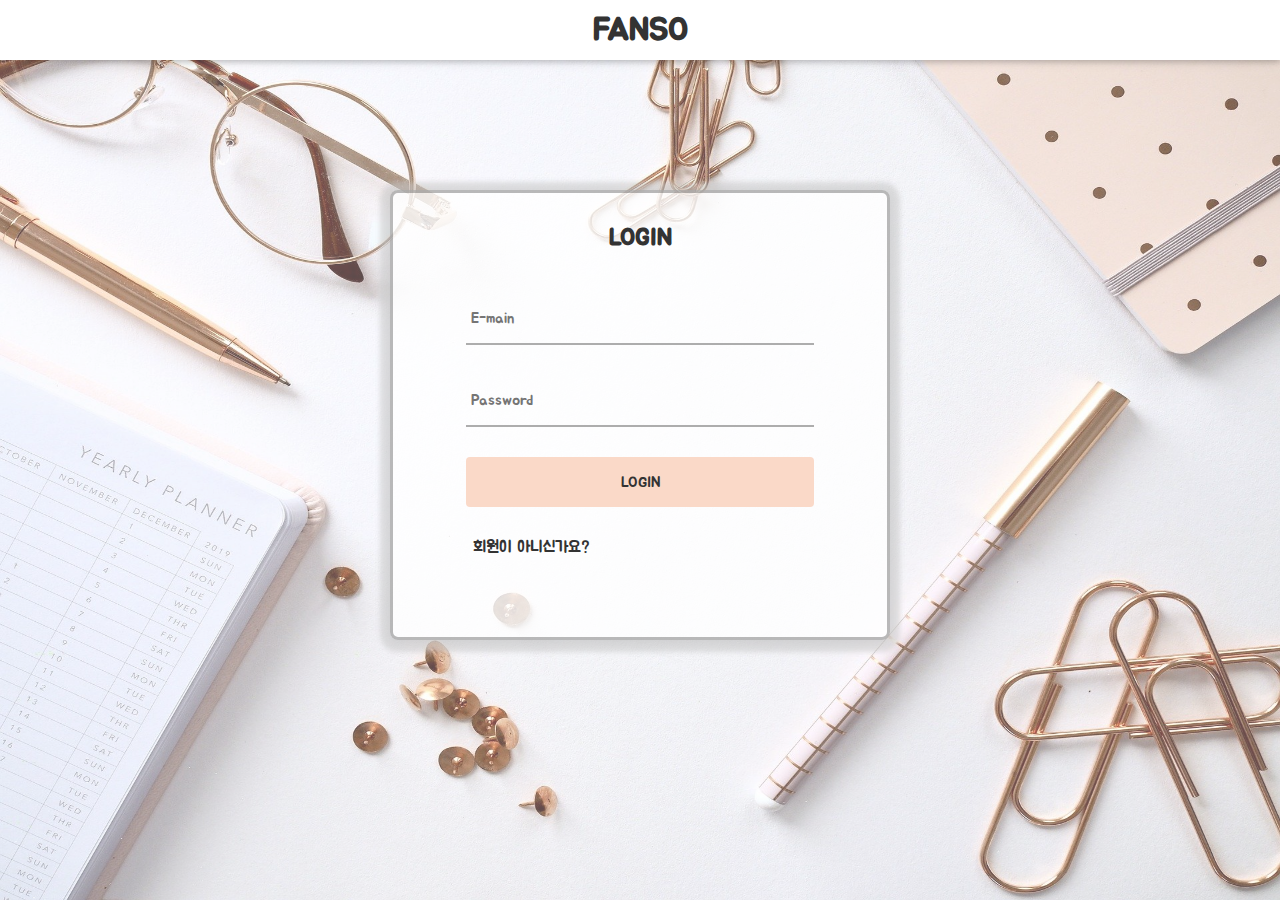
<file: index.html>
<!DOCTYPE html>
<html lang="ko">
<head>
    <meta charset="UTF-8">
    <title>FANSO | 팬 소셜미디어</title>
    <meta name="viewport" content="width=device-width, initial-scale=1.0">
    <link href="https://fonts.googleapis.com/css2?family=Jua&display=swap" rel="stylesheet">
    <link rel="stylesheet" href="src/css/index.css">
</head>
<body>
    <div id="root">
        <header class="header-container">
            <a href="main.html"><h1>FANSO</h1></a>
        </header>
        <div class="background-container">
            <img src="src/media/background/desktop-gc0f8e05fa_1920.jpg">
        </div>
        <main class="main-container">
            <div class="login-container">
                <form action="src/routers/main.html" method="get" onsubmit="CheckFrom()">
                    <h2>LOGIN</h2>
                    <div class="info-box">
                        <input type="email" placeholder="E-main" name="id" autocomplete="off"/>
                    </div>
                    <div class="info-box">
                        <input type="password" placeholder="Password" name="password">
                    </div>
                    <div class="info-box btn-box">
                        <input type="submit" class="logbtn" value="LOGIN"/>
                    </div>
                </form>
                <p><a href="#">회원이 아니신가요?</a></p>
            </div>
        </main>
    </div>
</body>
</html>
</file>
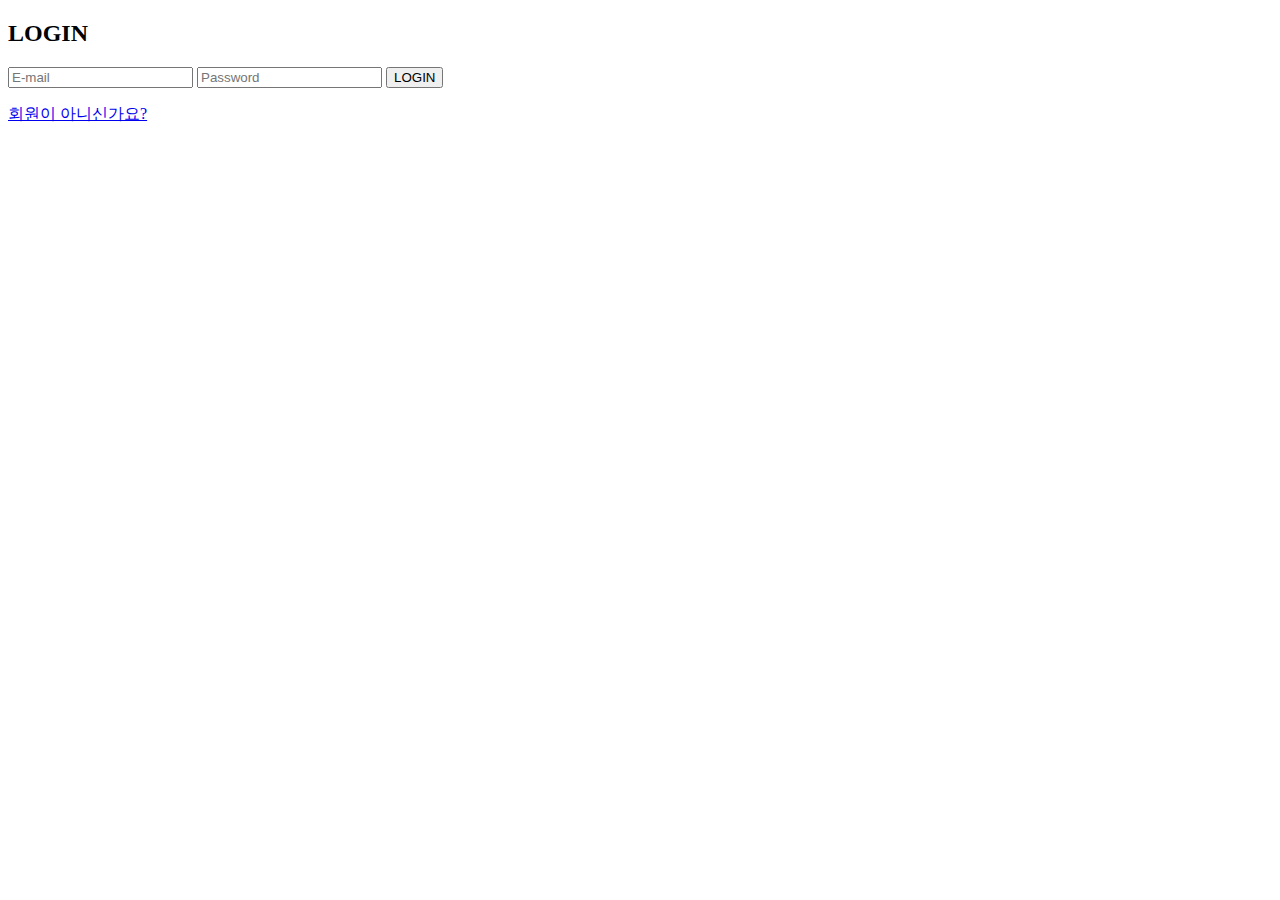
<file: src/index.html>
<!DOCTYPE html>
<html lang="ko">
<head>
    <meta charset="UTF-8">
    <title>FANSO | 팬 소셜미디어</title>
</head>
<body>
    <div id="root">
        <header class="header-container"></header>
        <main class="main-container">
            <div class="login-container">
                <h2>LOGIN</h2>
                <form action="#">
                    <label><input type="text" name="id" placeholder="E-mail"></label>
                    <label><input type="password" name="password" placeholder="Password"></label>
                    <button>LOGIN</button>
                </form>
                <p><a href="#">회원이 아니신가요?</a></p>
            </div>
        </main>
    </div>
</body>
</html>
</file>
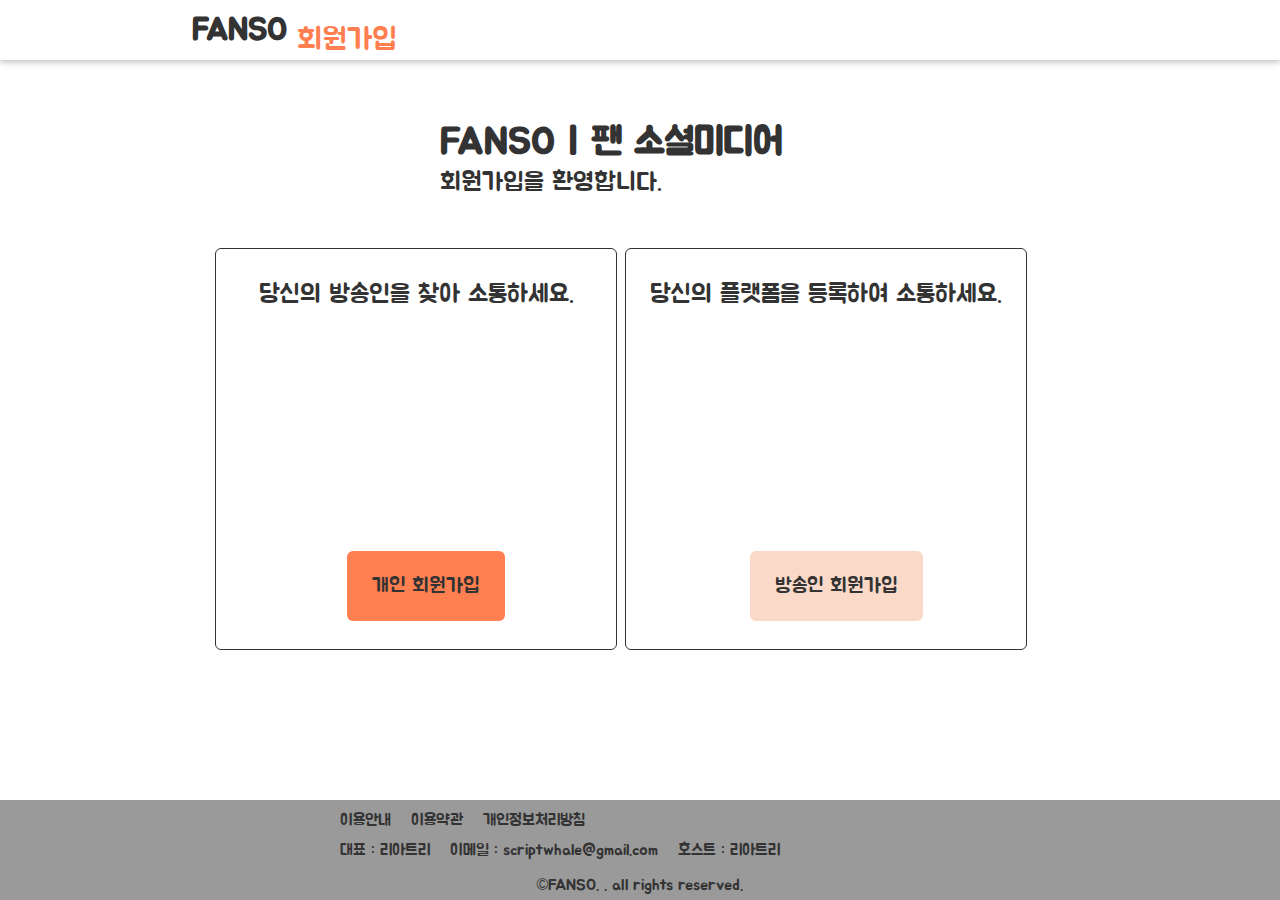
<file: src/routers/before_join.html>
<!DOCTYPE html>
<html lang="ko">
<head>
    <meta charset="UTF-8">
    <title>회원가입 - FANSO</title>
    <meta name="viewport" content="width=device-width, initial-scale=1.0">
    <link rel="stylesheet" href="../css/before_join.css"/>
    <link href="https://fonts.googleapis.com/css2?family=Jua&display=swap" rel="stylesheet">
</head>
<body>
    <div id="root">
        <header class="header-container">
            <div>
                <ul>
                    <li><a href="../../index.html"><h1>FANSO</h1></a></li>
                    <li><div>회원가입</div></li>
                </ul>
            </div>
        </header>
        <main class="main-container">
            <div class="before-wrap">
                <div class="title-wrap">
                    <h2>FANSO | 팬 소셜미디어</h2>
                    <p>회원가입을 환영합니다.</p>
                </div>
                <div class="select-wrap">
                    <ul class="user-select-list">
                        <li class="user-select">
                            <div>
                                <h3 style="display: none">일반회원</h3>
                                <ul>
                                    <li class="sub">당신의 방송인을 찾아 소통하세요.</li>
                                    <li></li>
                                    <li class="join-btn"><a href="" class="btn private">개인 회원가입</a></li>
                                </ul>
                            </div>
                        </li>
                        <li class="user-select">
                            <div>
                                <h3 style="display: none">방송 & 크리에이터</h3>
                                <ul>
                                    <li class="sub">당신의 플랫폼을 등록하여 소통하세요.</li>
                                    <li></li>
                                    <li class="join-btn"><a href="" class="btn broadcaster">방송인 회원가입</a></li>
                                </ul>
                            </div>
                        </li>
                    </ul>
                </div>
            </div>
        </main>
        <footer class="footer-container">
            <div>
                <ul>
                    <li>이용안내</li>
                    <li>이용약관</li>
                    <li>개인정보처리방침</li>
                </ul>
                <ul>
                    <li>대표 : 리아트리</li>
                    <li>이메일 : scriptwhale@gmail.com</li>
                    <li>호스트 : 리아트리</li>
                </ul>
                <p>&copy;FANSO. . all rights reserved. </p>
            </div>

        </footer>
    </div>
</body>
</html>
</file>
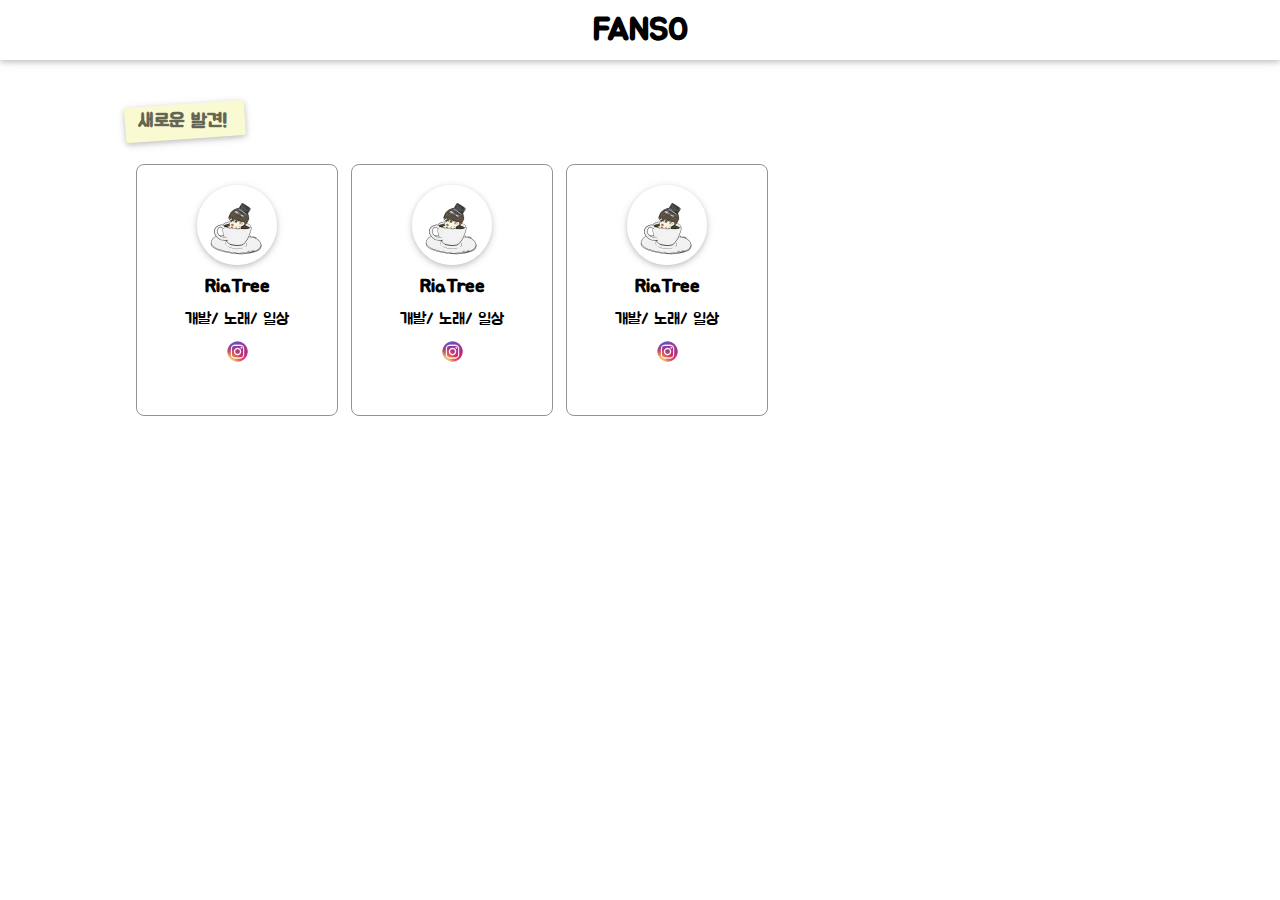
<file: src/routers/main.html>
<!DOCTYPE html>
<html lang="en">
<head>
    <meta charset="UTF-8">
    <title>FANSO | 팬 소셜미디어</title>
    <meta name="viewport" content="width=device-width, initial-scale=1.0">
    <link href="https://fonts.googleapis.com/css2?family=Jua&display=swap" rel="stylesheet">
    <link rel="stylesheet" href="../css/mainMobile.css">
    <style>
        * { margin: 0; padding: 0; list-style: none;
            font-family: 'Jua', sans-serif;
        }
        li {
            display: inline-block;
        }
        a {
            text-decoration: none; color: #000;
        }
        #root>.header-container {
            width: 100%; height: 60px; box-shadow: 0 2px 5px 0 rgba(0, 0, 0, 0.16), 0 2px 10px 0 rgba(0, 0, 0, 0.12);
        }
        .header-container h1 {
            padding: 10px;
            text-align: center;
        }
        #root>.main-container {
            width: 100%; height: 100%;
        }
        .main-container>.contents-wrap {
            width: 80%; height: 100%;
            margin: 0 auto;
            padding-top: 50px;
        }

        #root>.main-container>.contents-wrap>.new-users-wrap>.user-list-box {
            width: 100%; height: 100%;
        }
        #root>.main-container>.contents-wrap>.new-users-wrap>.user-list-box>h3{
            padding-left: 10px;
            color: rgba(0,0,0,0.6);
            font-family: 'Jua', sans-serif;
        }
        #root>.main-container>.contents-wrap>.new-users-wrap>.user-list-box>h3::before {
            content: '';    position: absolute;
            z-index: -1;
            background-color: #FAFAD2; width: 120px; height: 35px;
            border-radius: 3px;
            transform: translate(-13px, -6px) rotate(-4deg);
            box-shadow: 0 2px 5px 0 rgba(0, 0, 0, 0.16), 0 2px 10px 0 rgba(0, 0, 0, 0.12);
        }
        #root>.main-container>.contents-wrap>.new-users-wrap>.user-list-box>.user-card-list {
            margin-top: 30px;
        }
        #root>.main-container>.contents-wrap>.new-users-wrap>.user-list-box>.user-card-list>.user-card a {
            width: 200px; height: 250px; border: 1px solid rgba(40,40,40,0.5); border-radius: 8px; display: inline-block;
            transition-duration: 200ms;
            margin-left: 8px;
        }
        #root>.main-container>.contents-wrap>.new-users-wrap>.user-list-box>.user-card-list>.user-card a:hover {
            box-shadow: 0 2px 5px 0 rgba(0, 0, 0, 0.16), 0 2px 10px 0 rgba(0, 0, 0, 0.12);
            transform: scale(1.1);

        }

        .user-card a>.profile-img {
            width: 80px; height: 80px;
            margin: 0 auto;
            margin-top: 20px;
        }
        #root>.main-container>.contents-wrap>.new-users-wrap>.user-list-box>.user-card-list>.user-card a>.profile-img img {
            width: 100%; height: 100%;
            border-radius: 40px;
            box-shadow: 0 2px 5px 0 rgba(0, 0, 0, 0.16), 0 2px 10px 0 rgba(0, 0, 0, 0.12);
        }
        #root>.main-container>.contents-wrap>.new-users-wrap>.user-list-box>.user-card-list>.user-card a>.social-box img {
            width: 25px; height: 25px;
        }
        #root>.main-container>.contents-wrap>.new-users-wrap>.user-list-box>.user-card-list>.user-card a>.info {
            margin-top: 10px; text-align: center;
        }

    </style>
</head>
<body>
    <div id="root">
        <header class="header-container">
            <a href="main.html"><h1>FANSO</h1></a>
        </header>
        <main class="main-container">
            <div class="contents-wrap">
                <div class="new-users-wrap">
                    <div class="user-list-box">
                        <h3>새로운 발견!</h3>
                        <ul class="user-card-list">
                            <li class="user-card">
                                <a href="notice.html">
                                <div class="profile-img">
                                    <img src="../media/profile/tree.jpg">
                                </div>
                                <div class="nickname-box info"><h3>RiaTree</h3></div>
                                <div class="category-box info">
                                    <ul>
                                        <li>개발</li>/
                                        <li>노래</li>/
                                        <li>일상</li>
                                    </ul>
                                </div>
                                <div class="social-box info">
                                    <ul>
                                        <li><img src="../media/instargram.png"></li>
                                    </ul>
                                </div>
                                </a>
                            </li>
                            <li class="user-card">
                                <a href="notice.html">
                                    <div class="profile-img">
                                        <img src="../media/profile/tree.jpg">
                                    </div>
                                    <div class="nickname-box info"><h3>RiaTree</h3></div>
                                    <div class="category-box info">
                                        <ul>
                                            <li>개발</li>/
                                            <li>노래</li>/
                                            <li>일상</li>
                                        </ul>
                                    </div>
                                    <div class="social-box info">
                                        <ul>
                                            <li><img src="../media/instargram.png"></li>
                                        </ul>
                                    </div>
                                </a>
                            </li>
                            <li class="user-card">
                                <a href="notice.html">
                                    <div class="profile-img">
                                        <img src="../media/profile/tree.jpg">
                                    </div>
                                    <div class="nickname-box info"><h3>RiaTree</h3></div>
                                    <div class="category-box info">
                                        <ul>
                                            <li>개발</li>/
                                            <li>노래</li>/
                                            <li>일상</li>
                                        </ul>
                                    </div>
                                    <div class="social-box info">
                                        <ul>
                                            <li><img src="../media/instargram.png"></li>
                                        </ul>
                                    </div>
                                </a>
                            </li>
                        </ul>
                    </div>
                </div>
                <div class="recommend-users-wrap">
<!--                    <h3>오늘의 추천!</h3>-->
                </div>
            </div>

        </main>
        <footer class="footer-container"></footer>
    </div>
</body>
</html>
</file>
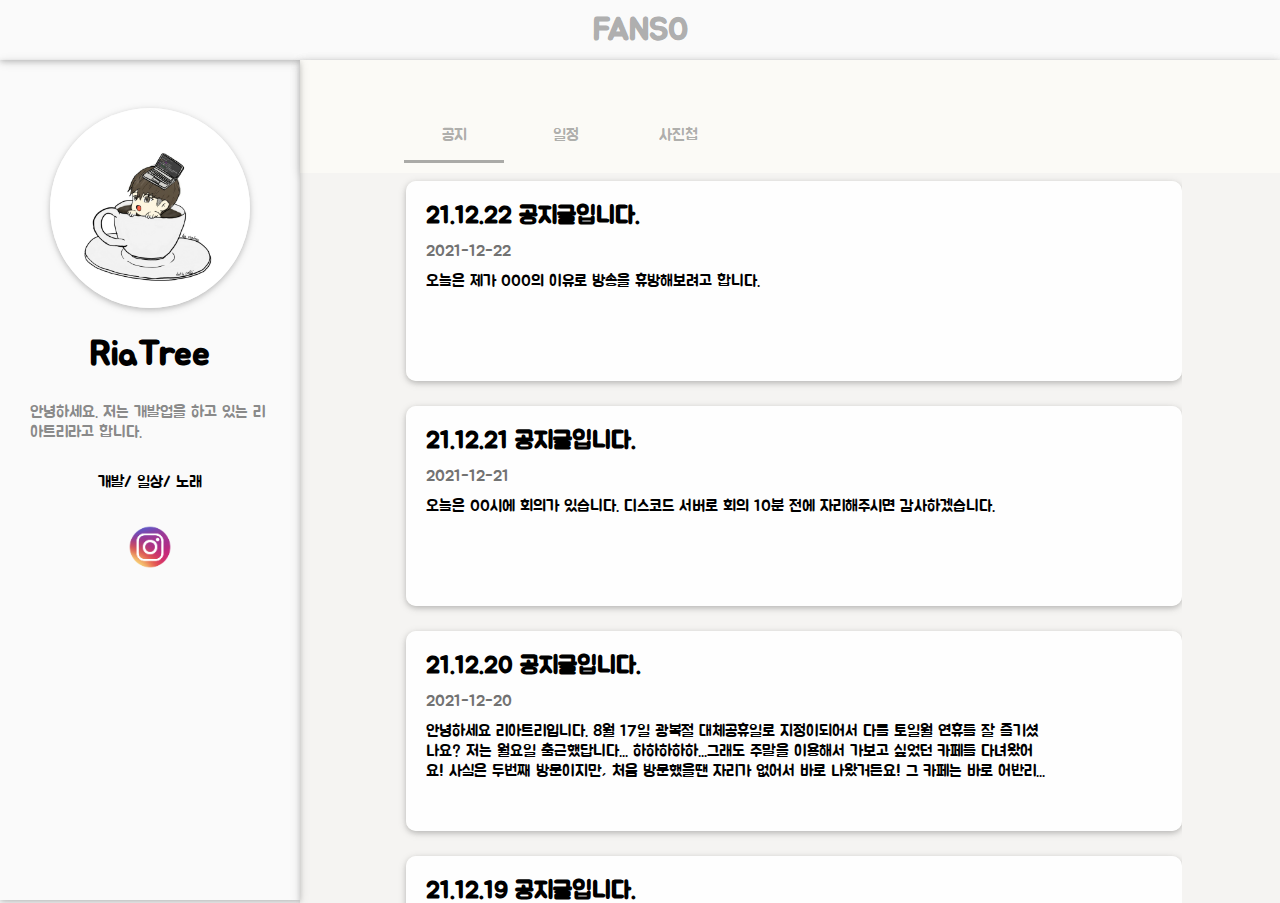
<file: src/routers/notice.html>
<!DOCTYPE html>
<html lang="en">
<head>
    <meta charset="UTF-8">
    <title>RiaTree - FANSO</title>
    <meta name="viewport" content="width=device-width, initial-scale=1.0">
    <link href="https://fonts.googleapis.com/css2?family=Jua&display=swap" rel="stylesheet">
    <link rel="stylesheet" href="/src/css/userMobile.css">
    <style>
      *{ margin: 0; padding: 0; font-family: 'Jua', sans-serif;}
      #root {
        background-color: rgba(230,230,230,0.2);
      }
      a {
        color: rgba(50,50,50,0.4); text-decoration: none;
      }
      .header-container h1 {
        padding: 10px; text-align: center;
      }
      /**/
      #root>.side-container {
        width: 300px;  height: calc(100vh - 60px);
        box-shadow: 0 2px 5px 0 rgba(0, 0, 0, 0.16), 0 2px 10px 0 rgba(0, 0, 0, 0.12);
        float: left;font-family: 'Jua', sans-serif;
      }
      #root>.side-container>.profile-wrap {
        width: 80%; height: calc(100vh - 60px);
        margin: 0 auto;
      }
      #root>.side-container>.profile-wrap>.profile-box {
        width: 200px; height: 200px;
        margin: 0 auto;
        padding-top: 20%;
      }
      #root>.side-container>.profile-wrap>.profile-box>.profile {
        width: 200px; height: 200px;
        border-radius: 50%;
        box-shadow: 0 2px 5px 0 rgba(0, 0, 0, 0.16), 0 2px 10px 0 rgba(0, 0, 0, 0.12);
      }
      #root>.side-container>.profile-wrap>.nickname-box {
        text-align: center;
        margin: 25px 0;
        font-size: 30px;
      }
      #root>.side-container>.profile-wrap>.greeting-box {
        color: rgba(40,40,40,0.55);
      }
      #root>.side-container>.profile-wrap>.category-box>.category-list {
        overflow: hidden; text-align: center;
      }
      #root>.side-container>.profile-wrap>.category-box>.category-list>.category {
        display: inline-block;
        margin-top: 30px;
      }
      #root>.side-container>.profile-wrap>.social-box {
        margin-top: 30px;
      }

      #root>.side-container>.profile-wrap>.social-box>.social-list {
        text-align: center;
      }
      #root>.side-container>.profile-wrap>.social-box>.social-list>.social {
        display: inline-block; width: 50px; height: 50px;
      }
      #root>.side-container>.profile-wrap>.social-box>.social-list>.social>a>img {
        width: 100%; height: 100%;
      }
      /**/
     .header-container {
        width: 100%; height: 60px;
        box-shadow: 0 2px 5px 0 rgba(0, 0, 0, 0.16), 0 2px 10px 0 rgba(0, 0, 0, 0.12);
      }
      .main-container {
        margin-left: 300px;
        min-height: calc(100vh - 60px);
        box-shadow: 0 2px 5px 0 rgba(0, 0, 0, 0.16), 0 2px 10px 0 rgba(0, 0, 0, 0.12);
      }
      .menu-container {
        max-width: 100%;
        padding-top: 50px;
        padding-bottom: 10px;
        background-color: #FBFAF6;
        box-shadow: 0 2px 10px 0 rgba(0, 0, 0, 0.12);
      }


      .menu-list {
        width: 80%;
        margin: 0 auto;
        list-style: none; overflow: hidden;
        font-family: 'Jua', sans-serif;
      }
      .menu {
        text-align: center; line-height: 50px; margin: 0 6px;
        width: 100px; height: 50px;  float: left;

      }
      .menu:nth-child(1) {
        border-bottom: 3px solid rgba(50,50,50, 0.4);
      }
      .contents-container {
        max-width: 100%;
        height: calc(100vh - 170px);
        background-color: #F5F4F2;
      }
      .notice-wrap {
        max-width: 80%; height: calc(100vh - 170px);
        margin: 0 auto;
        overflow: scroll;
      }
      .notice-wrap::-webkit-scrollbar {
        display: none;
      }
      .notice {
        width: 99%; height: 200px;
        box-shadow: 0 2px 5px 0 rgba(0, 0, 0, 0.16), 0 2px 10px 0 rgba(0, 0, 0, 0.12);
        background-color: rgba(255,255,255, 0.9);
        margin: 8px;
        margin-bottom: 25px;
        border-radius: 10px;
      }
      .notice-box {
        width: 80%;
        padding: 20px;
      }
      .notice-box div {
        color: #727272;
        padding: 10px 0;
      }
      .notice-box p {
        text-overflow: ellipsis;
        word-wrap:break-word;
        overflow: hidden;
        white-space: normal;
        display: -webkit-box;
        -webkit-line-clamp: 3;
        -webkit-box-orient: vertical;

      }
    </style>
</head>
<body>
<div id="root">
  <header class="header-container">
    <a href="main.html"><h1>FANSO</h1></a>
  </header>
  <div class="side-container">
    <div class="profile-wrap">
      <div class="profile-box">
        <img class="profile" src=../media/profile/tree.jpg title="Tree">
      </div>
      <div class="nickname-box">
        <h3>RiaTree</h3>
      </div>
      <div class="greeting-box">
        <p>안녕하세요. 저는 개발업을 하고 있는 리아트리라고 합니다.</p>
      </div>
      <div class="category-box">
        <ul class="category-list">
          <li class="category">개발</li>/
          <li class="category">일상</li>/
          <li class="category">노래</li>
        </ul>
      </div>
      <div class="social-box">
        <ul class="social-list">
          <li class="social"><a href="https://www.instagram.com/ria._.tree/?hl=ko" target="_blank"><img src="../media/instargram.png" /></a></li>
        </ul>
      </div>
    </div>
  </div>
  <main class="main-container">
    <div class="user-container">

    </div>
    <div class="home-container">
      <div class="menu-container">
        <ul class="menu-list">
          <li class="menu"><a href="notice.html">공지</a></li>
          <li class="menu"><a href="#">일정</a></li>
          <li class="menu"><a href="photo.html">사진첩</a></li>
        </ul>
      </div>
      <div class="contents-container">
        <div class="btn-container"></div>
        <div class="notice-wrap">
          <ul>
            <li class="notice">
              <div class="notice-box">
                <h2>21.12.22 공지글입니다.</h2>
                <div>2021-12-22</div>
                <p>오늘은 제가 000의 이유로 방송을 휴방해보려고 합니다.</p>
              </div>
            </li>
            <li class="notice">
              <div class="notice-box">
                <h2>21.12.21 공지글입니다.</h2>
                <div>2021-12-21</div>
                <p>오늘은 00시에 회의가 있습니다. 디스코드 서버로 회의 10분 전에 자리해주시면 감사하겠습니다.</p>
              </div>
            </li>
            <li class="notice">
              <div class="notice-box">
                <h2>21.12.20 공지글입니다.</h2>
                <div>2021-12-20</div>
                <p>안녕하세요 리아트리입니다. 8월 17일 광복절 대체공휴일로 지정이되어서 다들 토일월 연휴를 잘 즐기셨나요? 저는 월요일 출근했답니다...
                  하하하하하...그래도 주말을 이용해서 가보고 싶었던 카페를 다녀왔어요! 사실은 두번째 방문이지만, 처음 방문했을땐 자리가 없어서 바로 나왔거든요! 그 카페는 바로 어반리 st입니다.
                  사진으로봐서 감이 잘 안오실수고 있지만 카페 크기가 정말 큽니다. 제가 가본 카페중에서는 가장 큰 규모를 가지고 있는 카페같아요. 위에 사진을 보시면 일단 어반리 st의 입구가 나오는데요!
                  사실 들어가는 문은 아주 많지만, 지금은 코로나 때문에 정문만 개방중입니다.

                </p>
              </div>
            </li>
            <li class="notice">
              <div class="notice-box">
                <h2>21.12.19 공지글입니다.</h2>
                <div>2021-12-19</div>
                <p>오늘은 제가 000의 이유로 방송을 휴방해보려고 합니다.</p>
              </div>
            </li>
          </ul>
        </div>
      </div>
    </div>
  </main>
</div>
</body>
</html>
</file>
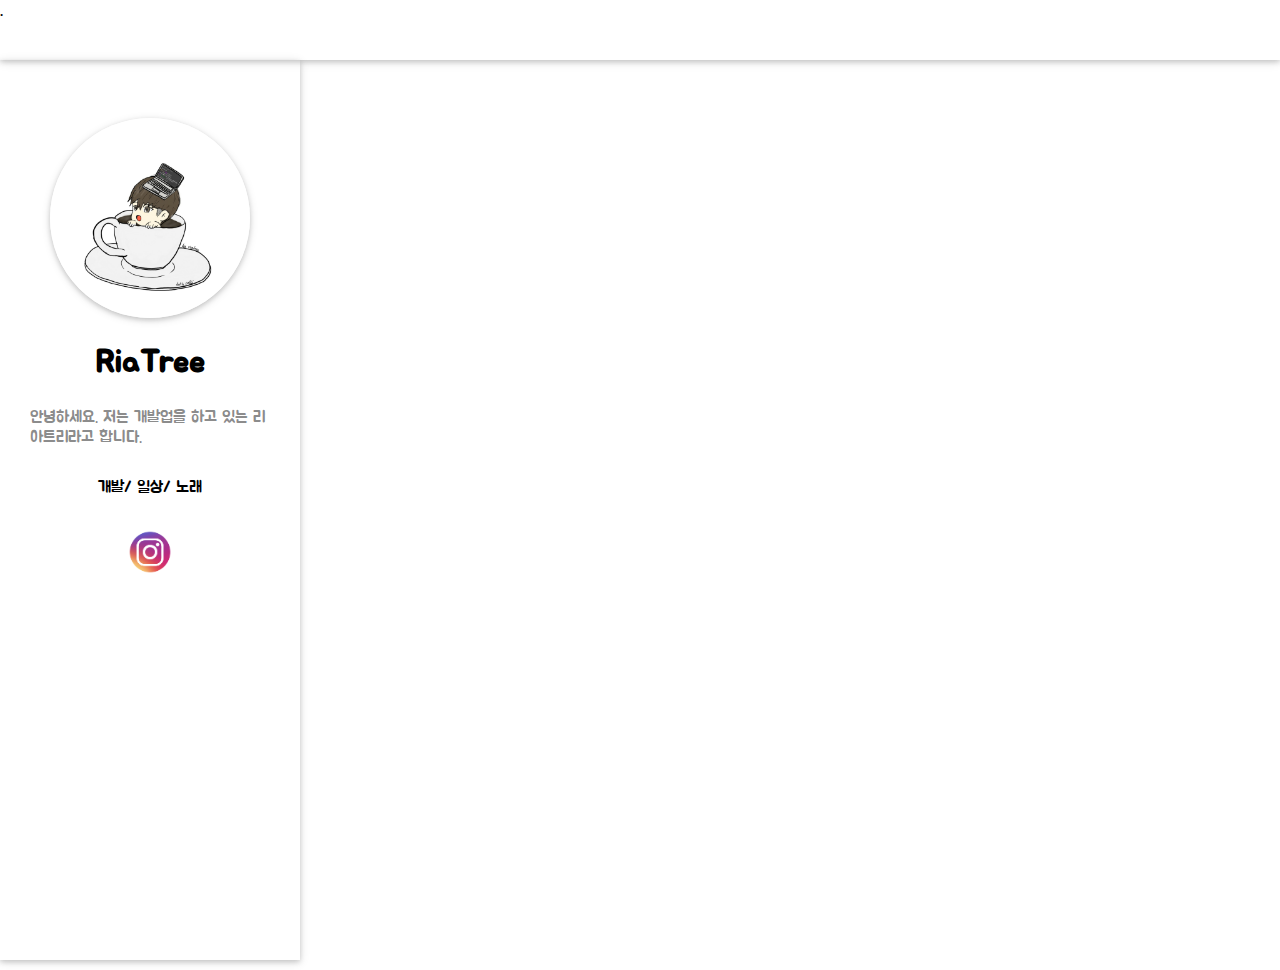
<file: src/routers/user_page.html>
<!DOCTYPE html>
<html lang="en">
<head>
    <meta charset="UTF-8">
    <title>Tree's Page</title>
    <link rel="preconnect" href="https://fonts.googleapis.com">
    <link rel="preconnect" href="https://fonts.gstatic.com" crossorigin>
    <link href="https://fonts.googleapis.com/css2?family=Jua&display=swap" rel="stylesheet">
    <style>
        * { margin: 0; padding: 0; font-family: 'Jua', sans-serif;}
        body {
            height: 100%; overflow: hidden;
        }
        #root {
            width: 100%; height: 100%;
        }
        #root>.header-container {
            width: 100%; height: 60px;
            box-shadow: 0 2px 5px 0 rgba(0, 0, 0, 0.16), 0 2px 10px 0 rgba(0, 0, 0, 0.12);
        }
        #root>.side-container {
            width: 300px; height: 100vh;
            box-shadow: 0 2px 5px 0 rgba(0, 0, 0, 0.16), 0 2px 10px 0 rgba(0, 0, 0, 0.12);
        }
        #root>.side-container>.profile-wrap {
            width: 80%; height: 100vh;
            margin: 0 auto;
            padding-top: 10px;
        }
        #root>.side-container>.profile-wrap>.profile-box {
            width: 200px; height: 200px;
            margin: 0 auto;
            padding-top: 20%;
        }
        #root>.side-container>.profile-wrap>.profile-box>.profile {
            width: 200px; height: 200px;
            border-radius: 50%;
            box-shadow: 0 2px 5px 0 rgba(0, 0, 0, 0.16), 0 2px 10px 0 rgba(0, 0, 0, 0.12);
        }
        #root>.side-container>.profile-wrap>.nickname-box {
            text-align: center;
            margin: 25px 0;
            font-size: 3vh;
        }
        #root>.side-container>.profile-wrap>.greeting-box {
            color: rgba(40,40,40,0.55);
        }
        #root>.side-container>.profile-wrap>.category-box>.category-list {
            overflow: hidden; text-align: center;
        }
        #root>.side-container>.profile-wrap>.category-box>.category-list>.category {
            display: inline-block;
            margin-top: 30px;
        }
        #root>.side-container>.profile-wrap>.social-box {
            margin-top: 30px;
        }

        #root>.side-container>.profile-wrap>.social-box>.social-list {
            text-align: center;
        }
        #root>.side-container>.profile-wrap>.social-box>.social-list>.social {
            display: inline-block; width: 50px; height: 50px;
        }
        #root>.side-container>.profile-wrap>.social-box>.social-list>.social>a>img {
            width: 100%; height: 100%;
        }
    </style>
</head>
<body>
    <div id="root">
        <header class="header-container">.</header>
        <div class="side-container">
            <div class="profile-wrap">
                    <div class="profile-box">
                        <img class="profile" src=../media/profile/tree.jpg title="Tree">
                    </div>
                    <div class="nickname-box">
                        <h3>RiaTree</h3>
                    </div>
                    <div class="greeting-box">
                        <p>안녕하세요. 저는 개발업을 하고 있는 리아트리라고 합니다.</p>
                    </div>
                    <div class="category-box">
                        <ul class="category-list">
                            <li class="category">개발</li>/
                            <li class="category">일상</li>/
                            <li class="category">노래</li>
                        </ul>
                    </div>
                    <div class="social-box">
                        <ul class="social-list">
                            <li class="social"><a href="https://www.instagram.com/ria._.tree/?hl=ko"><img src="../media/instargram.png" /></a></li>
                        </ul>
                    </div>
            </div>
        </div>
        <div class="menu-container">
            <div class="manu-wrap"></div>
        </div>
    </div>
</body>
</html>
</file>
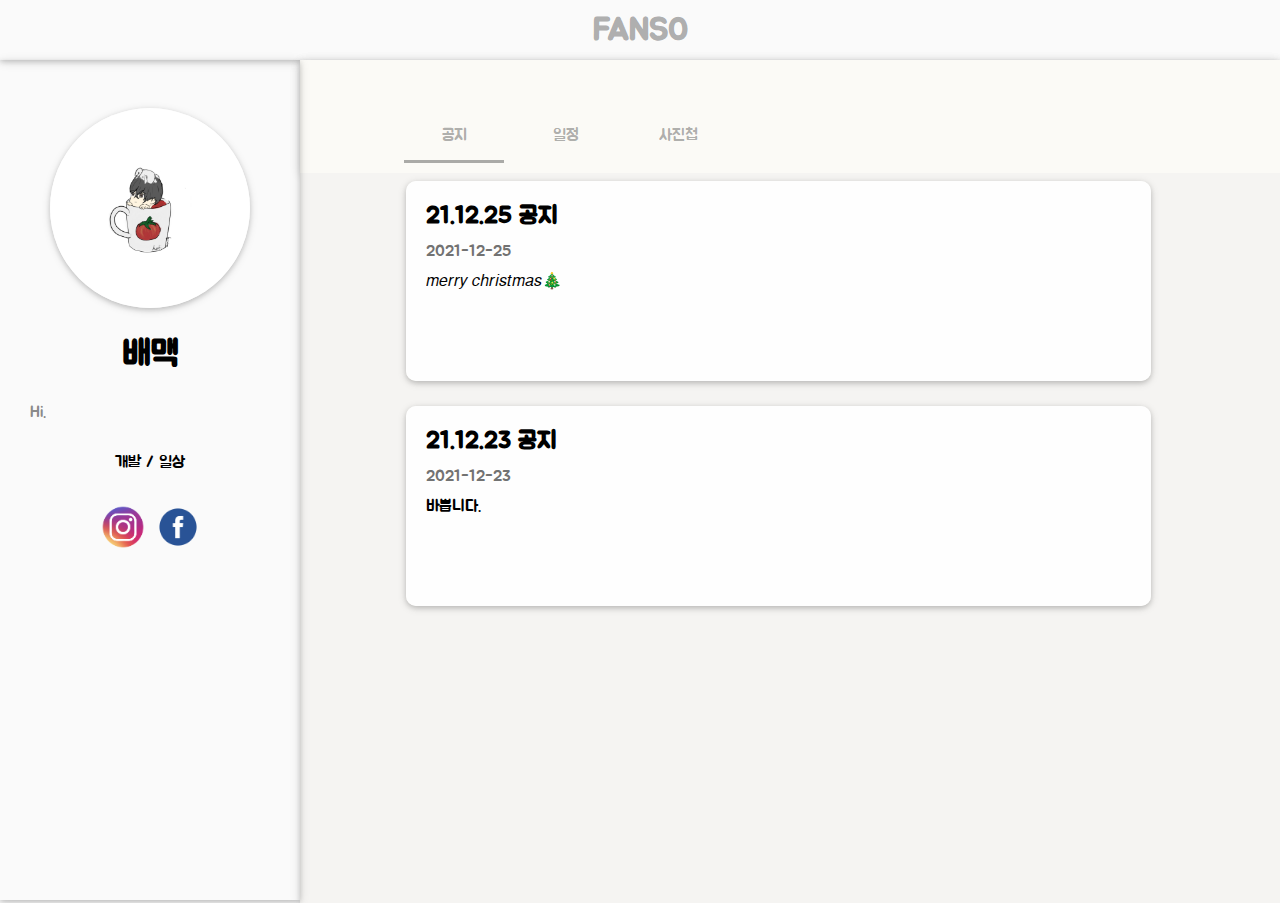
<file: src/routers/dataSample/baeymax.html>
<!DOCTYPE html>
<html lang="en">
<head>
    <meta charset="UTF-8">
    <title>배맥 - FANSO</title>
    <meta name="viewport" content="width=device-width, initial-scale=1.0">
    <link href="https://fonts.googleapis.com/css2?family=Jua&display=swap" rel="stylesheet">
    <link rel="stylesheet" href="../../css/userMobile.css">
    <style>
      *{ margin: 0; padding: 0; font-family: 'Jua', sans-serif; list-style: none;}
      #root {
        background-color: rgba(230,230,230,0.2);
      }
      a {
        color: rgba(50,50,50,0.4); text-decoration: none;
      }
      .header-container h1 {
        padding: 10px; text-align: center;
      }
      /**/
      #root>.side-container {
        width: 300px;  height: calc(100vh - 60px);
        box-shadow: 0 2px 5px 0 rgba(0, 0, 0, 0.16), 0 2px 10px 0 rgba(0, 0, 0, 0.12);
        float: left;font-family: 'Jua', sans-serif;
      }
      #root>.side-container>.profile-wrap {
        width: 80%; height: calc(100vh - 60px);
        margin: 0 auto;
      }
      #root>.side-container>.profile-wrap>.profile-box {
        width: 200px; height: 200px;
        margin: 0 auto;
        padding-top: 20%;
      }
      #root>.side-container>.profile-wrap>.profile-box>.profile {
        width: 200px; height: 200px;
        border-radius: 50%;
        box-shadow: 0 2px 5px 0 rgba(0, 0, 0, 0.16), 0 2px 10px 0 rgba(0, 0, 0, 0.12);
      }
      #root>.side-container>.profile-wrap>.nickname-box {
        text-align: center;
        margin: 25px 0;
        font-size: 30px;
      }
      #root>.side-container>.profile-wrap>.greeting-box {
        color: rgba(40,40,40,0.55);
      }
      #root>.side-container>.profile-wrap>.category-box>.category-list {
        overflow: hidden; text-align: center;
      }
      #root>.side-container>.profile-wrap>.category-box>.category-list>.category {
        display: inline-block;
        margin-top: 30px;
      }
      #root>.side-container>.profile-wrap>.social-box {
        margin-top: 30px;
      }

      #root>.side-container>.profile-wrap>.social-box>.social-list {
        text-align: center;
      }
      #root>.side-container>.profile-wrap>.social-box>.social-list>.social {
        display: inline-block; width: 50px; height: 50px;
      }
      #root>.side-container>.profile-wrap>.social-box>.social-list>.social>a>img {
        width: 100%; height: 100%;
      }
      /**/

      .user-container {
        display: none;
      }
     .header-container {
        width: 100%; height: 60px;
        box-shadow: 0 2px 5px 0 rgba(0, 0, 0, 0.16), 0 2px 10px 0 rgba(0, 0, 0, 0.12);
      }
      .main-container {
        margin-left: 300px;
        min-height: calc(100vh - 60px);
        box-shadow: 0 2px 5px 0 rgba(0, 0, 0, 0.16), 0 2px 10px 0 rgba(0, 0, 0, 0.12);
      }
      .menu-container {
        max-width: 100%;
        padding-top: 50px;
        padding-bottom: 10px;
        background-color: #FBFAF6;
        box-shadow: 0 2px 10px 0 rgba(0, 0, 0, 0.12);
      }


      .menu-list {
        width: 80%;
        margin: 0 auto;
        list-style: none; overflow: hidden;
        font-family: 'Jua', sans-serif;
      }
      .menu {
        text-align: center; line-height: 50px; margin: 0 6px;
        width: 100px; height: 50px;  float: left;

      }
      .menu:nth-child(1) {
        border-bottom: 3px solid rgba(50,50,50, 0.4);
      }
      .contents-container {
        max-width: 100%;
        height: calc(100vh - 170px);
        background-color: #F5F4F2;
      }
      .notice-wrap {
        max-width: 80%; height: calc(100vh - 170px);
        margin: 0 auto;
        overflow: scroll;
      }
      .notice-wrap::-webkit-scrollbar {
        display: none;
      }
      .notice {
        width: 95%; height: 200px;
        box-shadow: 0 2px 5px 0 rgba(0, 0, 0, 0.16), 0 2px 10px 0 rgba(0, 0, 0, 0.12);
        background-color: rgba(255,255,255, 0.9);
        margin: 8px;
        margin-bottom: 25px;
        border-radius: 10px;
      }
      .notice-box {
        width: 80%;
        padding: 20px;
      }
      .notice-box div {
        color: #727272;
        padding: 10px 0;
      }
      .notice-box p {
        text-overflow: ellipsis;
        word-wrap:break-word;
        overflow: hidden;
        white-space: normal;
        display: -webkit-box;
        -webkit-line-clamp: 3;
        -webkit-box-orient: vertical;

      }
    </style>
</head>
<body>
<div id="root">
  <header class="header-container">
    <a href="../main.html"><h1>FANSO</h1></a>
  </header>
  <div class="side-container">
    <div class="profile-wrap">
      <div class="profile-box">
        <img class="profile" src=../../media/profile/baymax.jpg title="배맥">
      </div>
      <div class="nickname-box">
        <h3>배맥</h3>
      </div>
      <div class="greeting-box">
        <p>Hi.</p>
      </div>
      <div class="category-box">
        <ul class="category-list">
          <li class="category">개발</li> /
          <li class="category">일상</li>
        </ul>
      </div>
      <div class="social-box">
        <ul class="social-list">
          <li class="social"><a href="https://www.instagram.com/ria._.tree/?hl=ko" target="_blank"><img src="../../media/instargram.png" /></a></li>
          <li class="social"><a href="https://www.facebook.com/profile.php?id=100009844027509" target="_blank"><img src="../../media/facebook.png" /></a></li>
        </ul>
      </div>
    </div>
  </div>
  <main class="main-container">
    <div class="user-container">
      <ul class="profile-list mobile">
        <li class="user-box-mobile">
          <ul>
            <li><img class="profile-image" src="../../media/profile/baymax.jpg"/></li>
            <li><h2>배맥</h2></li>
          </ul>

        </li>
        <li class="user-box-mobile">
          <ul class="social-list mobile">
            <li><a href="https://www.instagram.com/baey._.max/?hl=ko"><img src="../../media/instargram.png"></a></li>
            <li class="social"><a href="https://www.facebook.com/profile.php?id=100009844027509" target="_blank"><img src="../../media/facebook.png" /></a></li>
          </ul>
        </li>
      </ul>
    </div>
    <div class="home-container">
      <div class="menu-container">
        <ul class="menu-list">
          <li class="menu"><a href="../dataSample/baeymax.html">공지</a></li>
          <li class="menu"><a href="#">일정</a></li>
          <li class="menu"><a href="../dataSample/baeymaxphoto.html">사진첩</a></li>
        </ul>
      </div>
      <div class="contents-container">
        <div class="btn-container"></div>
        <div class="notice-wrap">
          <ul>
            <li class="notice">
              <div class="notice-box">
                <h2>21.12.25 공지</h2>
                <div>2021-12-25</div>
                <p>𝑚𝑒𝑟𝑟𝑦 𝑐ℎ𝑟𝑖𝑠𝑡𝑚𝑎𝑠🎄</p>
              </div>
            </li>
            <li class="notice">
              <div class="notice-box">
                <h2>21.12.23 공지</h2>
                <div>2021-12-23</div>
                <p>바쁩니다.</p>
              </div>
            </li>
          </ul>
        </div>
      </div>
    </div>
  </main>
</div>
</body>
</html>
</file>
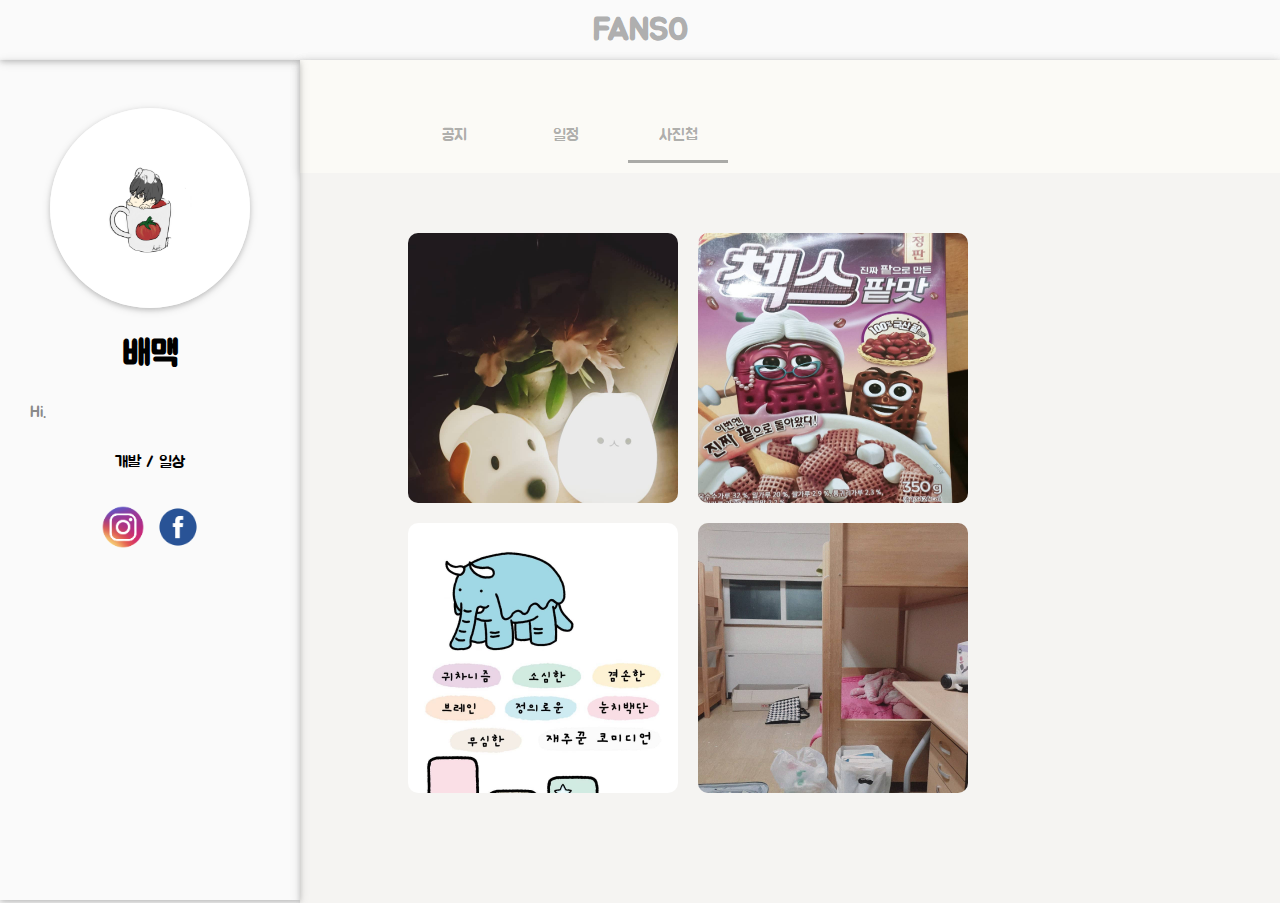
<file: src/routers/dataSample/baeymaxphoto.html>
<!DOCTYPE html>
<html lang="en">
<head>
    <meta charset="UTF-8">
    <title>배맥 - FANSO</title>
    <meta name="viewport" content="width=device-width, initial-scale=1.0">
    <link href="https://fonts.googleapis.com/css2?family=Jua&display=swap" rel="stylesheet">
    <link rel="stylesheet" href="../../css/userMobile.css">
  <style>
      *{ margin: 0; padding: 0; font-family: 'Jua', sans-serif; list-style: none}
      #root {
        background-color: rgba(230,230,230,0.2);
      }
      a {
        color: rgba(50,50,50,0.4); text-decoration: none;
      }
      /**/
      .header-container h1 {
        padding: 10px;
        text-align: center;
      }
      #root>.side-container {
        width: 300px;  height: calc(100vh - 60px);
        box-shadow: 0 2px 5px 0 rgba(0, 0, 0, 0.16), 0 2px 10px 0 rgba(0, 0, 0, 0.12);
        float: left;font-family: 'Jua', sans-serif;
      }
      #root>.side-container>.profile-wrap {
        width: 80%; height: calc(100vh - 60px);
        margin: 0 auto;
      }
      #root>.side-container>.profile-wrap>.profile-box {
        width: 200px; height: 200px;
        margin: 0 auto;
        padding-top: 20%;
      }
      #root>.side-container>.profile-wrap>.profile-box>.profile {
        width: 200px; height: 200px;
        border-radius: 50%;
        box-shadow: 0 2px 5px 0 rgba(0, 0, 0, 0.16), 0 2px 10px 0 rgba(0, 0, 0, 0.12);
      }
      #root>.side-container>.profile-wrap>.nickname-box {
        text-align: center;
        margin: 25px 0;
        font-size: 30px;
      }
      #root>.side-container>.profile-wrap>.greeting-box {
        color: rgba(40,40,40,0.55);
      }
      #root>.side-container>.profile-wrap>.category-box>.category-list {
        overflow: hidden; text-align: center;
      }
      #root>.side-container>.profile-wrap>.category-box>.category-list>.category {
        display: inline-block;
        margin-top: 30px;
      }
      #root>.side-container>.profile-wrap>.social-box {
        margin-top: 30px;
      }

      #root>.side-container>.profile-wrap>.social-box>.social-list {
        text-align: center;
      }
      #root>.side-container>.profile-wrap>.social-box>.social-list>.social {
        display: inline-block; width: 50px; height: 50px;
      }
      #root>.side-container>.profile-wrap>.social-box>.social-list>.social>a>img {
        width: 100%; height: 100%;
      }
      /**/
      .user-container {
        display: none;
      }

     .header-container {
        width: 100%; height: 60px;
        box-shadow: 0 2px 5px 0 rgba(0, 0, 0, 0.16), 0 2px 10px 0 rgba(0, 0, 0, 0.12);
      }
      .main-container {
        margin-left: 300px;
        min-height: calc(100vh - 60px);
        box-shadow: 0 2px 5px 0 rgba(0, 0, 0, 0.16), 0 2px 10px 0 rgba(0, 0, 0, 0.12);
      }
      .menu-container {
        max-width: 100%;
        padding-top: 50px;
        padding-bottom: 10px;
        background-color: #FBFAF6;
        box-shadow: 0 2px 10px 0 rgba(0, 0, 0, 0.12);
      }


      .menu-list {
        width: 80%;
        margin: 0 auto;
        list-style: none; overflow: hidden;
        font-family: 'Jua', sans-serif;
      }
      .menu {
        text-align: center; line-height: 50px; margin: 0 6px;
        width: 100px; height: 50px;  float: left;
      }
      .menu:nth-child(3) {
        border-bottom: 3px solid rgba(50,50,50, 0.4);
      }
      .contents-container {
        max-width: 100%;
        height: calc(100vh - 170px);
        background-color: #F5F4F2;
      }


      .photo-wrap {
        max-width: 80%; height: calc(100vh - 170px);
        margin: 0 auto;
        overflow: scroll;
      }
      .photo-wrap::-webkit-scrollbar {
        display: none;
      }
      .photo-list {
        padding-top: 50px;
          list-style: none;
      }

      .photo {
        width: 30vh; height: 30vh; float: left; margin: 10px 10px;
      }

      .photo img {
        width: 100%; height: 100%;
        border-radius: 10px;
      }
      .photo img:hover {
        box-shadow: 0 2px 5px 0 rgba(0, 0, 0, 0.16), 0 2px 10px 0 rgba(0, 0, 0, 0.12);
        cursor:pointer;
      }

    </style>
</head>
<body>
<div id="root">
  <header class="header-container">
    <a href="../main.html"><h1>FANSO</h1></a>
  </header>
  <div class="user-container">
    <ul class="profile-list mobile">
      <li class="user-box-mobile">
        <ul>
          <li><img class="profile-image" src="../../media/profile/baymax.jpg"/></li>
          <li><h2>배맥</h2></li>
        </ul>

      </li>
      <li class="user-box-mobile">
        <ul class="social-list mobile">
          <li><a href=""><img src="../../media/instargram.png"></a></li>
          <li class="social"><a href="https://www.facebook.com/profile.php?id=100009844027509" target="_blank"><img src="../../media/facebook.png" /></a></li>
        </ul>
      </li>

    </ul>
  </div>
  <div class="side-container">
    <div class="profile-wrap">
      <div class="profile-box">
        <img class="profile" src=../../media/profile/baymax.jpg title="배맥">
      </div>
      <div class="nickname-box">
        <h3>배맥</h3>
      </div>
      <div class="greeting-box">
        <p>Hi.</p>
      </div>
      <div class="category-box">
        <ul class="category-list">
          <li class="category">개발</li> /
          <li class="category">일상</li>
        </ul>
      </div>
      <div class="social-box">
        <ul class="social-list">
          <li class="social"><a href="https://www.instagram.com/ria._.tree/?hl=ko" target="_blank"><img src="../../media/instargram.png" /></a></li>
          <li class="social"><a href="https://www.facebook.com/profile.php?id=100009844027509" target="_blank"><img src="../../media/facebook.png" /></a></li>
        </ul>
      </div>
    </div>
  </div>
  <main class="main-container">
    <div class="home-container">
      <div class="menu-container">
        <ul class="menu-list">
          <li class="menu"><a href="../dataSample/baeymax.html">공지</a></li>
          <li class="menu"><a href="#">일정</a></li>
          <li class="menu"><a href="../dataSample/baeymaxphoto.html">사진첩</a></li>
        </ul>
      </div>
      <div class="contents-container">
        <div class="btn-container"></div>
        <div class="photo-wrap">
          <ul class="photo-list">
            <li class="photo">
              <img src="../../media/uploads/baeymax1.jpg">
            </li>
            <li class="photo">
              <img src="../../media/uploads/baeymax2.jpg">
            </li>
            <li class="photo">
              <img src="../../media/uploads/baeymax3.jpg">
            </li>
            <li class="photo">
              <img src="../../media/uploads/baeymax4.jpg">
            </li>
          </ul>
        </div>
      </div>
    </div>
  </main>
</div>
</body>
</html>
</file>
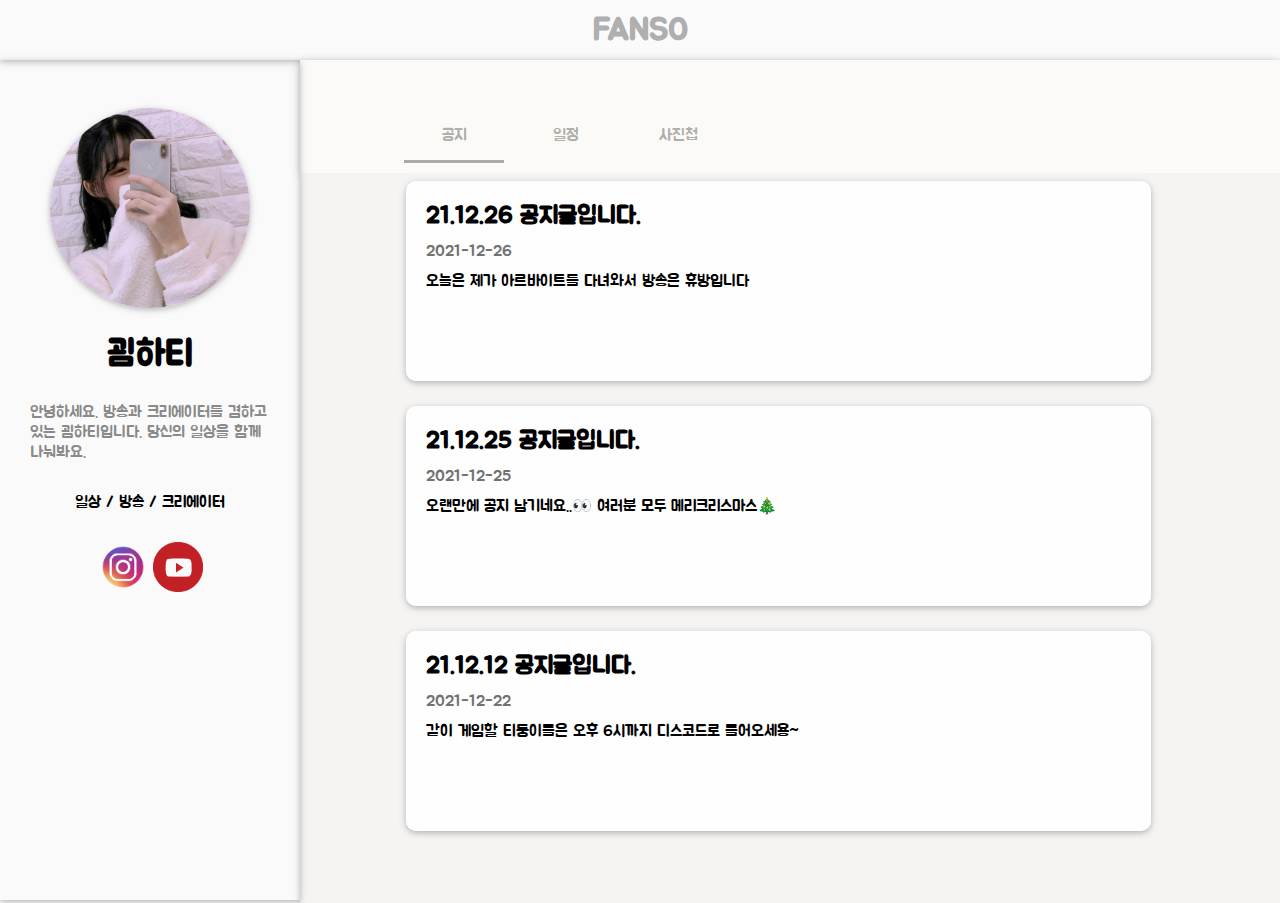
<file: src/routers/dataSample/hati.html>
<!DOCTYPE html>
<html lang="en">
<head>
    <meta charset="UTF-8">
    <title>굄하티 - FANSO</title>
    <meta name="viewport" content="width=device-width, initial-scale=1.0">
    <link href="https://fonts.googleapis.com/css2?family=Jua&display=swap" rel="stylesheet">
    <link rel="stylesheet" href="../../css/userMobile.css">
    <style>
      *{ margin: 0; padding: 0; font-family: 'Jua', sans-serif; list-style: none;}
      #root {
        background-color: rgba(230,230,230,0.2);
      }
      a {
        color: rgba(50,50,50,0.4); text-decoration: none;
      }
      .header-container h1 {
        padding: 10px; text-align: center;
      }
      /**/
      #root>.side-container {
        width: 300px;  height: calc(100vh - 60px);
        box-shadow: 0 2px 5px 0 rgba(0, 0, 0, 0.16), 0 2px 10px 0 rgba(0, 0, 0, 0.12);
        float: left;font-family: 'Jua', sans-serif;
      }
      #root>.side-container>.profile-wrap {
        width: 80%; height: calc(100vh - 60px);
        margin: 0 auto;
      }
      #root>.side-container>.profile-wrap>.profile-box {
        width: 200px; height: 200px;
        margin: 0 auto;
        padding-top: 20%;
      }
      #root>.side-container>.profile-wrap>.profile-box>.profile {
        width: 200px; height: 200px;
        border-radius: 50%;
        box-shadow: 0 2px 5px 0 rgba(0, 0, 0, 0.16), 0 2px 10px 0 rgba(0, 0, 0, 0.12);
      }
      #root>.side-container>.profile-wrap>.nickname-box {
        text-align: center;
        margin: 25px 0;
        font-size: 30px;
      }
      #root>.side-container>.profile-wrap>.greeting-box {
        color: rgba(40,40,40,0.55);
      }
      #root>.side-container>.profile-wrap>.category-box>.category-list {
        overflow: hidden; text-align: center;
      }
      #root>.side-container>.profile-wrap>.category-box>.category-list>.category {
        display: inline-block;
        margin-top: 30px;
      }
      #root>.side-container>.profile-wrap>.social-box {
        margin-top: 30px;
      }

      #root>.side-container>.profile-wrap>.social-box>.social-list {
        text-align: center;
      }
      #root>.side-container>.profile-wrap>.social-box>.social-list>.social {
        display: inline-block; width: 50px; height: 50px;
      }
      #root>.side-container>.profile-wrap>.social-box>.social-list>.social>a>img {
        width: 100%; height: 100%;
      }
      /**/

      .user-container {
        display: none;
      }
     .header-container {
        width: 100%; height: 60px;
        box-shadow: 0 2px 5px 0 rgba(0, 0, 0, 0.16), 0 2px 10px 0 rgba(0, 0, 0, 0.12);
      }
      .main-container {
        margin-left: 300px;
        min-height: calc(100vh - 60px);
        box-shadow: 0 2px 5px 0 rgba(0, 0, 0, 0.16), 0 2px 10px 0 rgba(0, 0, 0, 0.12);
      }
      .menu-container {
        max-width: 100%;
        padding-top: 50px;
        padding-bottom: 10px;
        background-color: #FBFAF6;
        box-shadow: 0 2px 10px 0 rgba(0, 0, 0, 0.12);
      }


      .menu-list {
        width: 80%;
        margin: 0 auto;
        list-style: none; overflow: hidden;
        font-family: 'Jua', sans-serif;
      }
      .menu {
        text-align: center; line-height: 50px; margin: 0 6px;
        width: 100px; height: 50px;  float: left;

      }
      .menu:nth-child(1) {
        border-bottom: 3px solid rgba(50,50,50, 0.4);
      }
      .contents-container {
        max-width: 100%;
        height: calc(100vh - 170px);
        background-color: #F5F4F2;
      }
      .notice-wrap {
        max-width: 80%; height: calc(100vh - 170px);
        margin: 0 auto;
        overflow: scroll;
      }
      .notice-wrap::-webkit-scrollbar {
        display: none;
      }
      .notice {
        width: 95%; height: 200px;
        box-shadow: 0 2px 5px 0 rgba(0, 0, 0, 0.16), 0 2px 10px 0 rgba(0, 0, 0, 0.12);
        background-color: rgba(255,255,255, 0.9);
        margin: 8px;
        margin-bottom: 25px;
        border-radius: 10px;
      }
      .notice-box {
        width: 80%;
        padding: 20px;
      }
      .notice-box div {
        color: #727272;
        padding: 10px 0;
      }
      .notice-box p {
        text-overflow: ellipsis;
        word-wrap:break-word;
        overflow: hidden;
        white-space: normal;
        display: -webkit-box;
        -webkit-line-clamp: 3;
        -webkit-box-orient: vertical;

      }
    </style>
</head>
<body>
<div id="root">
  <header class="header-container">
    <a href="../main.html"><h1>FANSO</h1></a>
  </header>
  <div class="side-container">
    <div class="profile-wrap">
      <div class="profile-box">
        <img class="profile" src=../../media/profile/hati.jpg title="굄하티">
      </div>
      <div class="nickname-box">
        <h3>굄하티</h3>
      </div>
      <div class="greeting-box">
        <p>안녕하세요. 방송과 크리에이터를 겸하고 있는 굄하티입니다.
          당신의 일상을 함께 나눠봐요.</p>
      </div>
      <div class="category-box">
        <ul class="category-list">
          <li class="category">일상</li> /
          <li class="category">방송</li> /
          <li class="category">크리에이터</li>
        </ul>
      </div>
      <div class="social-box">
        <ul class="social-list">
          <li class="social"><a href="https://www.instagram.com/hd_ost/?hl=ko"><img src="../../media/instargram.png"></a></li>
          <li class="social"><a href="https://www.youtube.com/channel/UCI1sfTCJpKQMdufgv3dFyPg"><img src="../../media/youtube.png"></a></li>
        </ul>
      </div>
    </div>
  </div>
  <main class="main-container">
    <div class="user-container">
      <ul class="profile-list mobile">
        <li class="user-box-mobile">
          <ul>
            <li><img class="profile-image" src="../../media/profile/hati.jpg"/></li>
            <li><h2>굄하티</h2></li>
          </ul>

        </li>
        <li class="user-box-mobile">
          <ul class="social-list mobile">
            <li><a href="https://www.instagram.com/hd_ost/?hl=ko"><img src="../../media/instargram.png"></a></li>
            <li><a href="https://www.youtube.com/channel/UCI1sfTCJpKQMdufgv3dFyPg"><img src="../../media/youtube.png"></a></li>
          </ul>
        </li>
      </ul>
    </div>
    <div class="home-container">
      <div class="menu-container">
        <ul class="menu-list">
          <li class="menu"><a href="../dataSample/hati.html">공지</a></li>
          <li class="menu"><a href="#">일정</a></li>
          <li class="menu"><a href="../dataSample/hatiphoto.html">사진첩</a></li>
        </ul>
      </div>
      <div class="contents-container">
        <div class="btn-container"></div>
        <div class="notice-wrap">
          <ul>
            <li class="notice">
              <div class="notice-box">
                <h2>21.12.26 공지글입니다.</h2>
                <div>2021-12-26</div>
                <p>오늘은 제가 아르바이트를 다녀와서 방송은 휴방입니다</p>
              </div>
            </li>
            <li class="notice">
              <div class="notice-box">
                <h2>21.12.25 공지글입니다.</h2>
                <div>2021-12-25</div>
                <p>오랜만에 공지 남기네요..👀
                  여러분 모두 메리크리스마스🎄</p>
              </div>
            </li>
            <li class="notice">
              <div class="notice-box">
                <h2>21.12.12 공지글입니다.</h2>
                <div>2021-12-22</div>
                <p>같이 게임할 티둥이들은 오후 6시까지 디스코드로 들어오세용~</p>
              </div>
            </li>
          </ul>
        </div>
      </div>
    </div>
  </main>
</div>
</body>
</html>
</file>
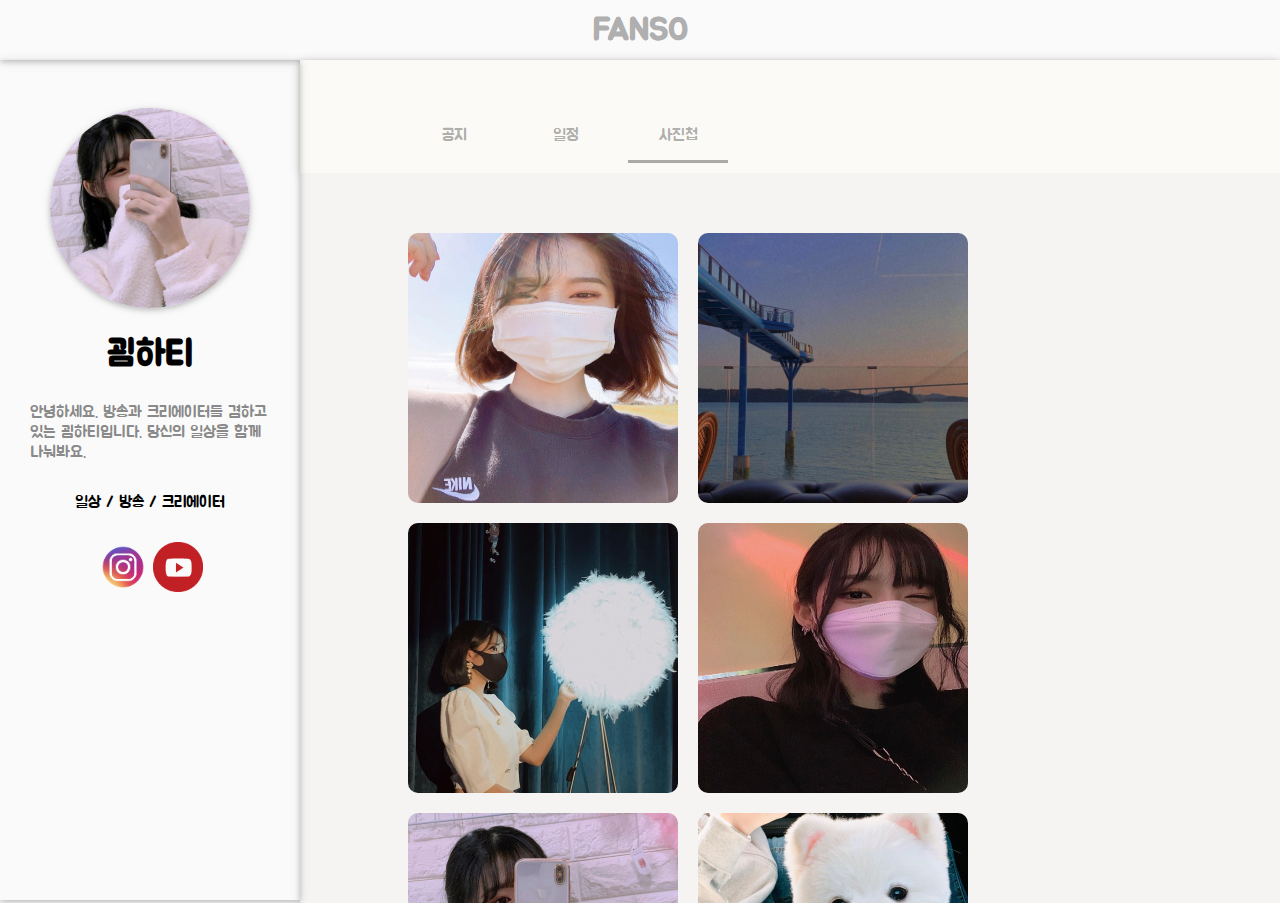
<file: src/routers/dataSample/hatiphoto.html>
<!DOCTYPE html>
<html lang="en">
<head>
    <meta charset="UTF-8">
    <title>굄하티 - FANSO</title>
    <meta name="viewport" content="width=device-width, initial-scale=1.0">
    <link href="https://fonts.googleapis.com/css2?family=Jua&display=swap" rel="stylesheet">
    <link rel="stylesheet" href="../../css/userMobile.css">
  <style>
      *{ margin: 0; padding: 0; font-family: 'Jua', sans-serif; list-style: none}
      #root {
        background-color: rgba(230,230,230,0.2);
      }
      a {
        color: rgba(50,50,50,0.4); text-decoration: none;
      }
      /**/
      .header-container h1 {
        padding: 10px;
        text-align: center;
      }
      #root>.side-container {
        width: 300px;  height: calc(100vh - 60px);
        box-shadow: 0 2px 5px 0 rgba(0, 0, 0, 0.16), 0 2px 10px 0 rgba(0, 0, 0, 0.12);
        float: left;font-family: 'Jua', sans-serif;
      }
      #root>.side-container>.profile-wrap {
        width: 80%; height: calc(100vh - 60px);
        margin: 0 auto;
      }
      #root>.side-container>.profile-wrap>.profile-box {
        width: 200px; height: 200px;
        margin: 0 auto;
        padding-top: 20%;
      }
      #root>.side-container>.profile-wrap>.profile-box>.profile {
        width: 200px; height: 200px;
        border-radius: 50%;
        box-shadow: 0 2px 5px 0 rgba(0, 0, 0, 0.16), 0 2px 10px 0 rgba(0, 0, 0, 0.12);
      }
      #root>.side-container>.profile-wrap>.nickname-box {
        text-align: center;
        margin: 25px 0;
        font-size: 30px;
      }
      #root>.side-container>.profile-wrap>.greeting-box {
        color: rgba(40,40,40,0.55);
      }
      #root>.side-container>.profile-wrap>.category-box>.category-list {
        overflow: hidden; text-align: center;
      }
      #root>.side-container>.profile-wrap>.category-box>.category-list>.category {
        display: inline-block;
        margin-top: 30px;
      }
      #root>.side-container>.profile-wrap>.social-box {
        margin-top: 30px;
      }

      #root>.side-container>.profile-wrap>.social-box>.social-list {
        text-align: center;
      }
      #root>.side-container>.profile-wrap>.social-box>.social-list>.social {
        display: inline-block; width: 50px; height: 50px;
      }
      #root>.side-container>.profile-wrap>.social-box>.social-list>.social>a>img {
        width: 100%; height: 100%;
      }
      /**/
      .user-container {
        display: none;
      }

     .header-container {
        width: 100%; height: 60px;
        box-shadow: 0 2px 5px 0 rgba(0, 0, 0, 0.16), 0 2px 10px 0 rgba(0, 0, 0, 0.12);
      }
      .main-container {
        margin-left: 300px;
        min-height: calc(100vh - 60px);
        box-shadow: 0 2px 5px 0 rgba(0, 0, 0, 0.16), 0 2px 10px 0 rgba(0, 0, 0, 0.12);
      }
      .menu-container {
        max-width: 100%;
        padding-top: 50px;
        padding-bottom: 10px;
        background-color: #FBFAF6;
        box-shadow: 0 2px 10px 0 rgba(0, 0, 0, 0.12);
      }


      .menu-list {
        width: 80%;
        margin: 0 auto;
        list-style: none; overflow: hidden;
        font-family: 'Jua', sans-serif;
      }
      .menu {
        text-align: center; line-height: 50px; margin: 0 6px;
        width: 100px; height: 50px;  float: left;
      }
      .menu:nth-child(3) {
        border-bottom: 3px solid rgba(50,50,50, 0.4);
      }
      .contents-container {
        max-width: 100%;
        height: calc(100vh - 170px);
        background-color: #F5F4F2;
      }


      .photo-wrap {
        max-width: 80%; height: calc(100vh - 170px);
        margin: 0 auto;
        overflow: scroll;
      }
      .photo-wrap::-webkit-scrollbar {
        display: none;
      }
      .photo-list {
        padding-top: 50px;
          list-style: none;
      }

      .photo {
        width: 30vh; height: 30vh; float: left; margin: 10px 10px;
      }

      .photo img {
        width: 100%; height: 100%;
        border-radius: 10px;
      }
      .photo img:hover {
        box-shadow: 0 2px 5px 0 rgba(0, 0, 0, 0.16), 0 2px 10px 0 rgba(0, 0, 0, 0.12);
        cursor:pointer;
      }

    </style>
</head>
<body>
<div id="root">
  <header class="header-container">
    <a href="../main.html"><h1>FANSO</h1></a>
  </header>
  <div class="user-container">
    <ul class="profile-list mobile">
      <li class="user-box-mobile">
        <ul>
          <li><img class="profile-image" src="../../media/profile/hati.jpg"/></li>
          <li><h2>굄하티</h2></li>
        </ul>

      </li>
      <li class="user-box-mobile">
        <ul class="social-list mobile">
          <li><a href="https://www.instagram.com/hd_ost/?hl=ko"><img src="../../media/instargram.png"></a></li>
          <li><a href="https://www.youtube.com/channel/UCI1sfTCJpKQMdufgv3dFyPg"><img src="../../media/youtube.png"></a></li>
        </ul>
      </li>
    </ul>
  </div>
  <div class="side-container">
    <div class="profile-wrap">
      <div class="profile-box">
        <img class="profile" src=../../media/profile/hati.jpg title="굄하티">
      </div>
      <div class="nickname-box">
        <h3>굄하티</h3>
      </div>
      <div class="greeting-box">
        <p>안녕하세요. 방송과 크리에이터를 겸하고 있는 굄하티입니다.
        당신의 일상을 함께 나눠봐요.</p>
      </div>
      <div class="category-box">
        <ul class="category-list">
          <li class="category">일상</li> /
          <li class="category">방송</li> /
          <li class="category">크리에이터</li>
        </ul>
      </div>
      <div class="social-box">
        <ul class="social-list">
          <li class="social"><a href="https://www.instagram.com/hd_ost/?hl=ko"><img src="../../media/instargram.png"></a></li>
          <li class="social"><a href="https://www.youtube.com/channel/UCI1sfTCJpKQMdufgv3dFyPg"><img src="../../media/youtube.png"></a></li>
        </ul>
      </div>
    </div>
  </div>
  <main class="main-container">
    <div class="home-container">
      <div class="menu-container">
        <ul class="menu-list">
          <li class="menu"><a href="../dataSample/hati.html">공지</a></li>
          <li class="menu"><a href="#">일정</a></li>
          <li class="menu"><a href="../dataSample/hatiphoto.html">사진첩</a></li>
        </ul>
      </div>
      <div class="contents-container">
        <div class="btn-container"></div>
        <div class="photo-wrap">
          <ul class="photo-list">
            <li class="photo">
              <img src="../../media/uploads/hati1.jpg">
            </li>
            <li class="photo">
              <img src="../../media/uploads/hati2.jpg">
            </li>
            <li class="photo">
              <img src="../../media/uploads/hati3.jpg">
            </li>
            <li class="photo">
              <img src="../../media/uploads/hati4.jpg">
            </li>
            <li class="photo">
              <img src="../../media/uploads/hati5.jpg">
            </li>
            <li class="photo">
              <img src="../../media/uploads/hati6.jpg">
            </li>

          </ul>
        </div>
      </div>
    </div>
  </main>
</div>
</body>
</html>
</file>
<file: src/css/index.css>
* {
    margin: 0; padding: 0;
    text-decoration: none;
    box-sizing: border-box;
    font-family: 'Jua', sans-serif;
    color: #333333;
}

body {
    min-height: 100vh;
}

#root {
    width: 100%; height: 100%;
}

.header-container {
    width: 100%; height: 60px;
    box-shadow: 0 2px 5px 0 rgba(0, 0, 0, 0.16), 0 2px 10px 0 rgba(0, 0, 0, 0.12);
}
.header-container h1 {
    padding: 10px;
    text-align: center;
}
.background-container {
    position: absolute;
    top: 60px;
    width: 100%;
    height: calc(100vh - 60px);
    z-index: -2;
}

.background-container img {
    width: 100%; height: 100%;
    opacity: .7;
}


.main-container {
    width: 100%; height: calc(100vh - 190px);
}

.login-container {
    width: 500px;
    padding: 30px;
    padding-bottom: 80px;
    margin: 0 auto;
    margin-top: 130px;
    border: 3px solid rgba(50,50,50,0.34);
    border-radius: 8px;
    background: rgba(255,255,255,0.8);
    box-shadow: 0 2px 5px 10px rgba(200, 200, 200, 0.56), 0 2px 10px 0 rgba(0, 0, 0, 0.12);
}
.login-container h2 {
    text-align: center;
    margin-bottom: 40px;
}
.login-container p {
    margin-top : 30px;
    margin-left: 50px;
}

.info-box {
    width: 80%;
    border-bottom:  2px solid #adadad;
    position: relative;
    margin: 30px auto;
}

.info-box input {
    font-size: 15px;
    color: #333;
    border: none;
    width: 100%;
    outline: none;
    background: none;
    padding: 0 5px;
    height: 50px;
}

.info-box span::before {
    content: attr(data-placeholder);
    position: absolute;
    top: 30%;
    left: 5px;
    color: #adadad;
    z-index: -1;
    transition: .5s;
}

.info-box.btn-box {
    border: none;
    background: #FAD9C8;
    border-radius: 4px;
}
.logbtn {
    width: 80%;
    padding: 25px;
    margin: 0 auto;cursor: pointer;
    transition: .5s;
}

.logbtn:hover {
    transform: scale(1.1);

}

@media screen and (max-width: 820px){
    .login-container {
        width: 100%;
        margin-top: 30px;
    }
}
</file>
<file: src/css/before_join.css>
*{ margin: 0; padding: 0;font-family: 'Jua', sans-serif; list-style: none;
 text-decoration: none; color: #333333}

.header-container {
    width: 100%; height: 60px;
    box-shadow: 0 2px 5px 0 rgba(0, 0, 0, 0.16), 0 2px 10px 0 rgba(0, 0, 0, 0.12);
}
.header-container>div {
    width: 70%; margin: 0 auto;
}

.header-container>div>ul>li {
    float: left; margin-top: 10px; margin-right: 10px;
}

.header-container>div>ul>li>div {
    width: 150px;
    font-size: 30px; line-height:60px;
    color: coral;
}

.header-container ul li:last-child::after {
    content: '';
    clear: both;
}

.main-container {
    font-size: 25px;
    width: 100%; height: calc(100vh - 160px);
}

.before-wrap {
    width: 70%; margin: 0 auto; padding-top: 60px;
}

.title-wrap {
    width: 400px;
    margin: 0 auto;
}

.select-wrap {
    width: 100%;
    margin: 0 auto;
}
.user-select-list{
    padding-top: 50px;
    width: 850px;
    margin: 0 auto;
    overflow: hidden;
}
.user-select {
    display: inline-block;
    width: 400px; height: 400px;
    border: 1px solid #333;
    border-radius: 6px;
}
.user-select>div {
    padding: 10px; width: 380px; height: 380px;
    text-align: center;
    position: relative;
}
.sub {
    padding-top: 20px;
    font-size: 25px;
}
.join-btn {
    width: 100%; font-size: 20px;
    margin: 0 auto;
    position: absolute;
    bottom: 50px;

}
.btn {
    font-size: 20px;
    padding: 25px;
    border-radius: 6px;
}
.private {

    background: coral;

}

.broadcaster {
    background: #FAD9C8;
}

.footer-container {
    width: 100%; height: 100px;
    background: rgba(30,30,30,0.45);
    text-align: center;
}
.footer-container div {
    width: 50%;
    margin: 0 auto;
}
.footer-container ul {
    overflow: hidden;
    padding-top: 10px;
}
.footer-container ul li{
    float: left; margin-left: 20px;
}
.footer-container p {
    margin-top: 15px;
}
</file>
<file: src/css/mainMobile.css>
@media screen and (max-width: 900px) {
    #root>.main-container>.contents-wrap {
        width: 95%;
    }
    >#root.main-container>.contents-wrap>.new-users-wrap>.user-list-box>.user-card-list,
    #root>.main-container>.contents-wrap>.recommend-users-wrap>.user-list-box>.user-card-list{
        width: calc(180px * 3);
        margin-left: 0;
    }
}
</file>
<file: src/css/userMobile.css>
@media screen and (max-width: 900px) {
    #root>.side-container {
        display: none;
    }
    #root .main-container {
        margin-left: 0 ;
    }
    #root .home-container {
        width: 100%;
    }
    #root .user-container {
        display: block;
    }
    /*모바일 */
    .user-container {
        width: 100%; height: 100px;position: relative;
    }
    .profile-list.mobile>.user-box-mobile>ul>li {
        width: 80px; height: 80px; float: left;
    }
    .profile-list.mobile>.user-box-mobile>ul>li>h2 {
        width: 150px;
    }
    .profile-list.mobile>.user-box-mobile>ul>li>.profile-image {
        width: 100%; height: 100%;
        border-radius: 50%;
        margin: 10px;
        box-shadow: 0 2px 5px 0 rgba(0, 0, 0, 0.16), 0 2px 10px 0 rgba(0, 0, 0, 0.12);
    }
    .profile-list.mobile>.user-box-mobile>ul>li>h2 {
        margin: 10px 20px;
    }
    .profile-list.mobile>.user-box-mobile>.social-list.mobile {
        position: absolute; right: 10px; bottom: 15px;
    }
    .profile-list.mobile>.user-box-mobile>.social-list.mobile>li {
        width: 30px; height: 30px;

    }
    .user-box-mobile>ul>li img {
        width: 100%; height: 100%;
    }
    /**/
    #root .menu-container {
        padding-top: 0;
    }
    .menu-container>.menu-list {
        width: 100%;
    }
    .menu-container>.menu-list>.menu {
        margin: 0;
    }
    .photo-wrap {
        max-width: 100%;
    }
    .photo-list>.photo {
        width: calc(100% - 30px); height: calc(100% - 30px); float: left; margin: 10px 10px;
    }
}
</file>
